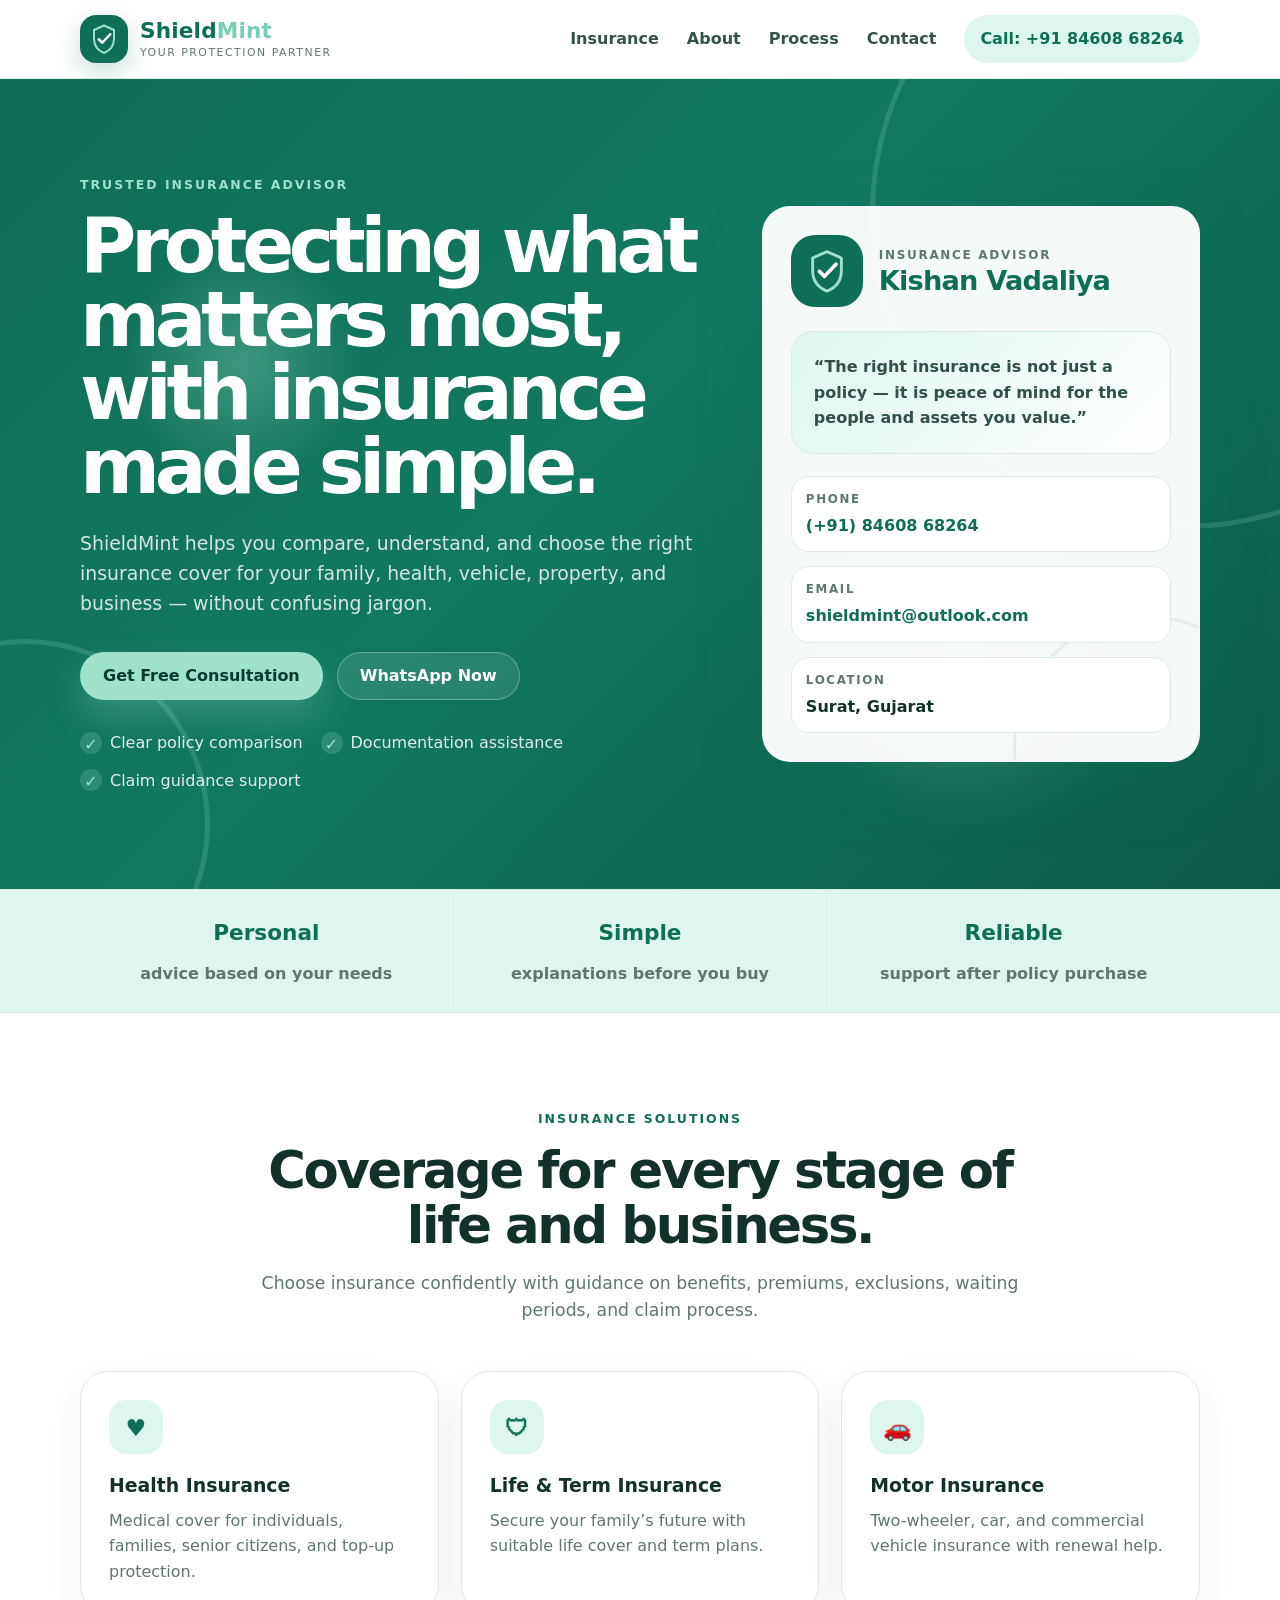
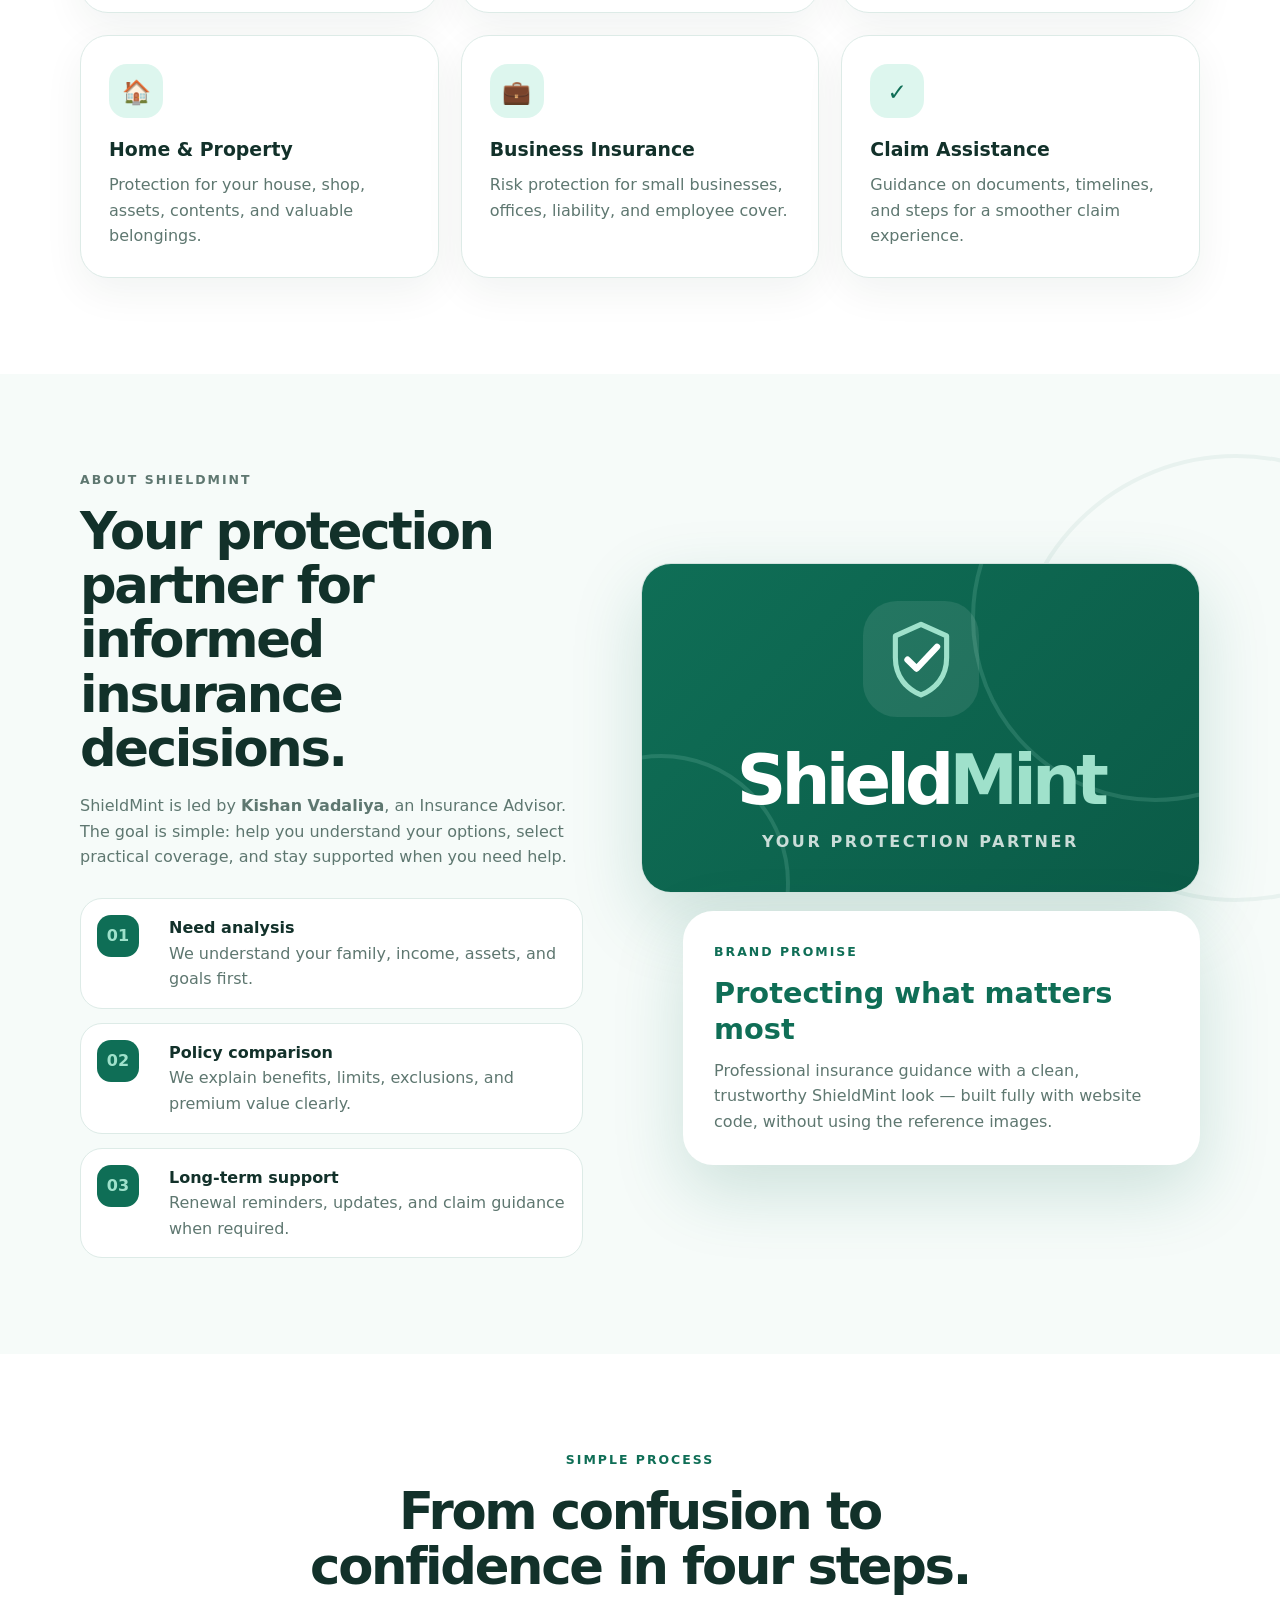
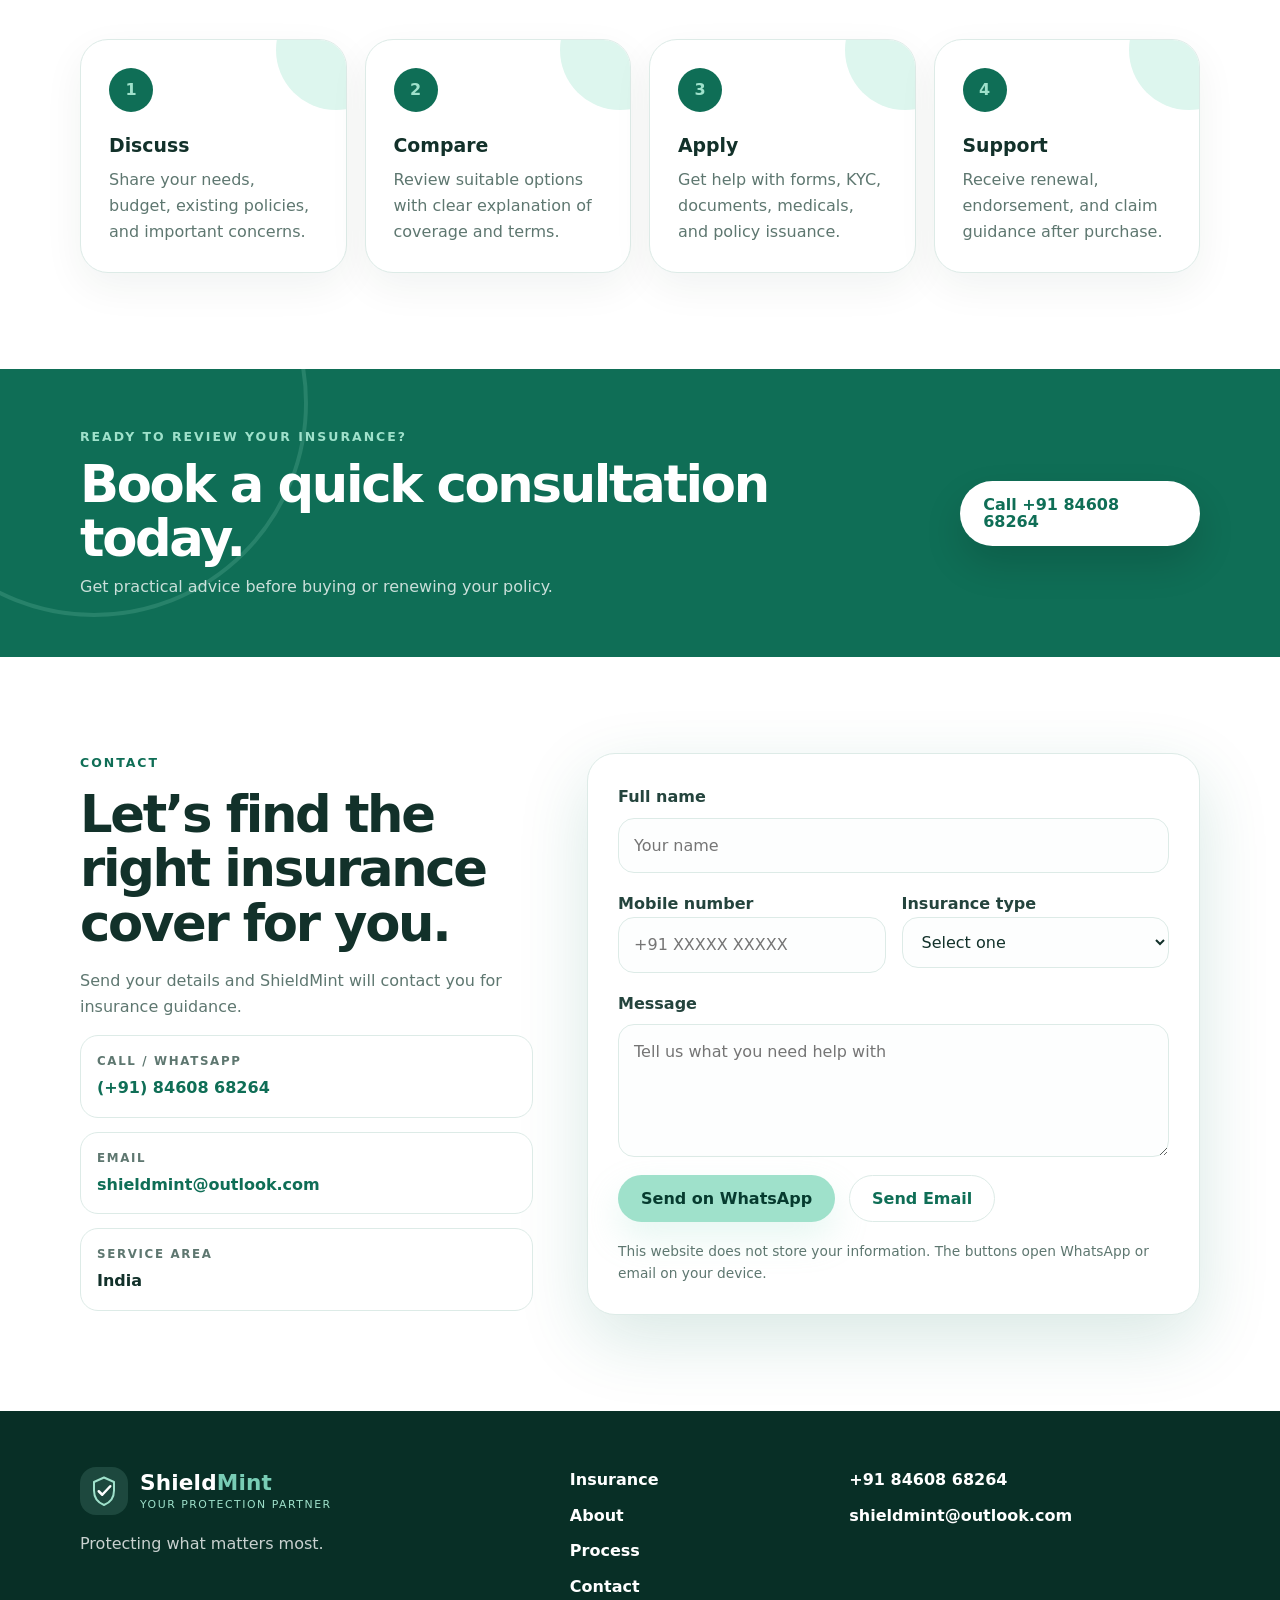
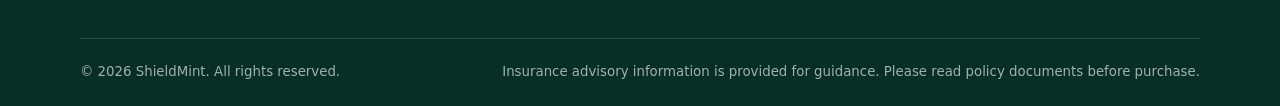
<file: index.html>
<!doctype html>
<html lang="en-IN">
<head>
  <meta charset="utf-8" />
  <meta name="viewport" content="width=device-width, initial-scale=1" />
  <title>ShieldMint | Insurance Advisor </title>
  <meta name="description" content="ShieldMint helps families and businesses choose the right insurance with clear advice, policy comparison, documentation support, and claim guidance." />
  <meta name="theme-color" content="#0F6E56" />
  <meta property="og:title" content="ShieldMint — Your Protection Partner" />
  <meta property="og:description" content="Simple, reliable insurance guidance by Kishan Vadaliya, Insurance Advisor." />
  <meta property="og:type" content="website" />
  <link rel="icon" href="assets/favicon.svg" type="image/svg+xml" />
  <link rel="stylesheet" href="styles.css" />
</head>
<body>
  <a class="skip-link" href="#main">Skip to content</a>

  <header class="site-header" id="top">
    <nav class="nav container" aria-label="Primary navigation">
      <a class="brand" href="#top" aria-label="ShieldMint home">
        <span class="brand-mark" aria-hidden="true">
          <svg viewBox="0 0 64 64" focusable="false">
            <path d="M32 5 52 14v17c0 15-8.8 24.6-20 29-11.2-4.4-20-14-20-29V14L32 5Z"/>
            <path d="m21.5 32.5 7 7 16-17"/>
          </svg>
        </span>
        <span class="brand-text"><strong>Shield<span>Mint</span></strong><small>Your Protection Partner</small></span>
      </a>

      <button class="nav-toggle" type="button" aria-expanded="false" aria-controls="nav-menu">
        <span class="sr-only">Open menu</span>
        <span></span><span></span><span></span>
      </button>

      <div class="nav-menu" id="nav-menu">
        <a href="#services">Insurance</a>
        <a href="#about">About</a>
        <a href="#process">Process</a>
        <a href="#contact">Contact</a>
        <a class="nav-phone" href="tel:+918460868264">Call: +91 84608 68264</a>
      </div>
    </nav>
  </header>

  <main id="main">
    <section class="hero section-pad" aria-labelledby="hero-title">
      <div class="orb orb-one" aria-hidden="true"></div>
      <div class="orb orb-two" aria-hidden="true"></div>
      <div class="container hero-grid">
        <div class="hero-content reveal">
          <p class="eyebrow">Trusted insurance Advisor</p>
          <h1 id="hero-title">Protecting what matters most, with insurance made simple.</h1>
          <p class="hero-lead">ShieldMint helps you compare, understand, and choose the right insurance cover for your family, health, vehicle, property, and business — without confusing jargon.</p>
          <div class="hero-actions">
            <a class="btn btn-primary" href="#contact">Get Free Consultation</a>
            <a class="btn btn-ghost" href="https://wa.me/918460868264?text=Hello%20ShieldMint%2C%20I%20want%20insurance%20guidance." target="_blank" rel="noopener">WhatsApp Now</a>
          </div>
          <ul class="hero-checks" aria-label="Highlights">
            <li>Clear policy comparison</li>
            <li>Documentation assistance</li>
            <li>Claim guidance support</li>
          </ul>
        </div>

        <aside class="hero-card reveal" aria-label="ShieldMint contact card">
          <div class="card-top">
            <div class="mini-logo" aria-hidden="true">
              <svg viewBox="0 0 64 64"><path d="M32 5 52 14v17c0 15-8.8 24.6-20 29-11.2-4.4-20-14-20-29V14L32 5Z"/><path d="m21.5 32.5 7 7 16-17"/></svg>
            </div>
            <div>
              <p class="card-label">Insurance Advisor</p>
              <h2>Kishan Vadaliya</h2>
            </div>
          </div>
          <div class="quote-box">
            <p>“The right insurance is not just a policy — it is peace of mind for the people and assets you value.”</p>
          </div>
          <dl class="contact-list compact">
            <div><dt>Phone</dt><dd><a href="tel:+918460868264">(+91) 84608 68264</a></dd></div>
            <div><dt>Email</dt><dd><a href="mailto:shieldmint@outlook.com">shieldmint@outlook.com</a></dd></div>
            <div><dt>Location</dt><dd>Surat, Gujarat</dd></div>
          </dl>
        </aside>
      </div>
    </section>

    <section class="trust-strip" aria-label="ShieldMint advantages">
      <div class="container trust-grid">
        <div><strong>Personal</strong><span>advice based on your needs</span></div>
        <div><strong>Simple</strong><span>explanations before you buy</span></div>
        <div><strong>Reliable</strong><span>support after policy purchase</span></div>
      </div>
    </section>

    <section class="section-pad" id="services" aria-labelledby="services-title">
      <div class="container">
        <div class="section-heading reveal">
          <p class="eyebrow">Insurance solutions</p>
          <h2 id="services-title">Coverage for every stage of life and business.</h2>
          <p>Choose insurance confidently with guidance on benefits, premiums, exclusions, waiting periods, and claim process.</p>
        </div>

        <div class="service-grid">
          <article class="service-card reveal">
            <span class="icon-wrap" aria-hidden="true">♥</span>
            <h3>Health Insurance</h3>
            <p>Medical cover for individuals, families, senior citizens, and top-up protection.</p>
          </article>
          <article class="service-card reveal">
            <span class="icon-wrap" aria-hidden="true">🛡</span>
            <h3>Life & Term Insurance</h3>
            <p>Secure your family’s future with suitable life cover and term plans.</p>
          </article>
          <article class="service-card reveal">
            <span class="icon-wrap" aria-hidden="true">🚗</span>
            <h3>Motor Insurance</h3>
            <p>Two-wheeler, car, and commercial vehicle insurance with renewal help.</p>
          </article>
          <article class="service-card reveal">
            <span class="icon-wrap" aria-hidden="true">🏠</span>
            <h3>Home & Property</h3>
            <p>Protection for your house, shop, assets, contents, and valuable belongings.</p>
          </article>
          <article class="service-card reveal">
            <span class="icon-wrap" aria-hidden="true">💼</span>
            <h3>Business Insurance</h3>
            <p>Risk protection for small businesses, offices, liability, and employee cover.</p>
          </article>
          <article class="service-card reveal">
            <span class="icon-wrap" aria-hidden="true">✓</span>
            <h3>Claim Assistance</h3>
            <p>Guidance on documents, timelines, and steps for a smoother claim experience.</p>
          </article>
        </div>
      </div>
    </section>

    <section class="about section-pad muted-bg" id="about" aria-labelledby="about-title">
      <div class="container about-grid">
        <div class="about-copy reveal">
          <p class="eyebrow">About ShieldMint</p>
          <h2 id="about-title">Your protection partner for informed insurance decisions.</h2>
          <p>ShieldMint is led by <strong>Kishan Vadaliya</strong>, an Insurance Advisor. The goal is simple: help you understand your options, select practical coverage, and stay supported when you need help.</p>
          <div class="feature-list">
            <div><span>01</span><p><strong>Need analysis</strong><br />We understand your family, income, assets, and goals first.</p></div>
            <div><span>02</span><p><strong>Policy comparison</strong><br />We explain benefits, limits, exclusions, and premium value clearly.</p></div>
            <div><span>03</span><p><strong>Long-term support</strong><br />Renewal reminders, updates, and claim guidance when required.</p></div>
          </div>
        </div>
        <div class="brand-preview reveal" aria-label="ShieldMint brand identity preview">
          <div class="identity-card">
            <div class="identity-logo" aria-hidden="true">
              <svg viewBox="0 0 64 64"><path d="M32 5 52 14v17c0 15-8.8 24.6-20 29-11.2-4.4-20-14-20-29V14L32 5Z"/><path d="m21.5 32.5 7 7 16-17"/></svg>
            </div>
            <h3>Shield<span>Mint</span></h3>
            <p>Your Protection Partner</p>
          </div>
          <div class="promise-card">
            <p class="eyebrow">Brand promise</p>
            <h3>Protecting what matters most</h3>
            <p>Professional insurance guidance with a clean, trustworthy ShieldMint look — built fully with website code, without using the reference images.</p>
          </div>
        </div>
      </div>
    </section>

    <section class="section-pad" id="process" aria-labelledby="process-title">
      <div class="container">
        <div class="section-heading reveal">
          <p class="eyebrow">Simple process</p>
          <h2 id="process-title">From confusion to confidence in four steps.</h2>
        </div>
        <div class="process-grid">
          <article class="process-card reveal"><span>1</span><h3>Discuss</h3><p>Share your needs, budget, existing policies, and important concerns.</p></article>
          <article class="process-card reveal"><span>2</span><h3>Compare</h3><p>Review suitable options with clear explanation of coverage and terms.</p></article>
          <article class="process-card reveal"><span>3</span><h3>Apply</h3><p>Get help with forms, KYC, documents, medicals, and policy issuance.</p></article>
          <article class="process-card reveal"><span>4</span><h3>Support</h3><p>Receive renewal, endorsement, and claim guidance after purchase.</p></article>
        </div>
      </div>
    </section>

    <section class="cta-band" aria-labelledby="cta-title">
      <div class="container cta-inner reveal">
        <div>
          <p class="eyebrow light">Ready to review your insurance?</p>
          <h2 id="cta-title">Book a quick consultation today.</h2>
          <p>Get practical advice before buying or renewing your policy.</p>
        </div>
        <a class="btn btn-light" href="tel:+918460868264">Call +91 84608 68264</a>
      </div>
    </section>

    <section class="contact section-pad" id="contact" aria-labelledby="contact-title">
      <div class="container contact-grid">
        <div class="contact-info reveal">
          <p class="eyebrow">Contact</p>
          <h2 id="contact-title">Let’s find the right insurance cover for you.</h2>
          <p>Send your details and ShieldMint will contact you for insurance guidance.</p>
          <dl class="contact-list">
            <div><dt>Call / WhatsApp</dt><dd><a href="tel:+918460868264">(+91) 84608 68264</a></dd></div>
            <div><dt>Email</dt><dd><a href="mailto:shieldmint@outlook.com">shieldmint@outlook.com</a></dd></div>
            <div><dt>Service Area</dt><dd>India</dd></div>
          </dl>
        </div>

        <form class="contact-form reveal" id="quoteForm">
          <div class="field-row">
            <label for="name">Full name</label>
            <input id="name" name="name" type="text" placeholder="Your name" autocomplete="name" required />
          </div>
          <div class="field-row two-col">
            <div>
              <label for="phone">Mobile number</label>
              <input id="phone" name="phone" type="tel" placeholder="+91 XXXXX XXXXX" autocomplete="tel" required />
            </div>
            <div>
              <label for="service">Insurance type</label>
              <select id="service" name="service" required>
                <option value="">Select one</option>
                <option>Health Insurance</option>
                <option>Life / Term Insurance</option>
                <option>Motor Insurance</option>
                <option>Home / Property Insurance</option>
                <option>Business Insurance</option>
                <option>Claim Assistance</option>
              </select>
            </div>
          </div>
          <div class="field-row">
            <label for="message">Message</label>
            <textarea id="message" name="message" rows="4" placeholder="Tell us what you need help with"></textarea>
          </div>
          <div class="form-actions">
            <button class="btn btn-primary" type="submit">Send on WhatsApp</button>
            <button class="btn btn-outline" type="button" id="emailButton">Send Email</button>
          </div>
          <p class="form-note">This website does not store your information. The buttons open WhatsApp or email on your device.</p>
        </form>
      </div>
    </section>
  </main>

  <footer class="site-footer">
    <div class="container footer-grid">
      <div>
        <a class="brand footer-brand" href="#top" aria-label="ShieldMint home">
          <span class="brand-mark" aria-hidden="true"><svg viewBox="0 0 64 64"><path d="M32 5 52 14v17c0 15-8.8 24.6-20 29-11.2-4.4-20-14-20-29V14L32 5Z"/><path d="m21.5 32.5 7 7 16-17"/></svg></span>
          <span class="brand-text"><strong>Shield<span>Mint</span></strong><small>Your Protection Partner</small></span>
        </a>
        <p>Protecting what matters most.</p>
      </div>
      <div class="footer-links">
        <a href="#services">Insurance</a>
        <a href="#about">About</a>
        <a href="#process">Process</a>
        <a href="#contact">Contact</a>
      </div>
      <div class="footer-contact">
        <a href="tel:+918460868264">+91 84608 68264</a>
        <a href="mailto:shieldmint@outlook.com">shieldmint@outlook.com</a>
        <span> </span>
      </div>
    </div>
    <div class="container footer-bottom">
      <small>© <span id="year"></span> ShieldMint. All rights reserved.</small>
      <small>Insurance advisory information is provided for guidance. Please read policy documents before purchase.</small>
    </div>
  </footer>

  <script src="script.js"></script>
</body>
</html>
</file>
<file: styles.css>
:root{
  --green:#0F6E56;
  --green-2:#0B5946;
  --mint:#9FE1CB;
  --mint-2:#DDF6EE;
  --white:#FFFFFF;
  --ink:#12312A;
  --muted:#5E7770;
  --line:#DDEBE7;
  --bg:#F6FBF9;
  --shadow:0 24px 70px rgba(15,110,86,.16);
  --radius:28px;
}
*{box-sizing:border-box}
html{scroll-behavior:smooth}
body{
  margin:0;
  font-family:Inter, ui-sans-serif, system-ui, -apple-system, BlinkMacSystemFont, "Segoe UI", Arial, sans-serif;
  color:var(--ink);
  background:var(--white);
  line-height:1.6;
}
a{color:inherit;text-decoration:none}
img{max-width:100%;display:block}
button,input,select,textarea{font:inherit}
.container{width:min(1120px, calc(100% - 40px));margin-inline:auto}
.section-pad{padding:96px 0}
.skip-link{position:absolute;left:-999px;top:12px;background:var(--white);color:var(--green);padding:10px 14px;border-radius:999px;z-index:999}
.skip-link:focus{left:12px}
.sr-only{position:absolute;width:1px;height:1px;overflow:hidden;clip:rect(0,0,0,0);white-space:nowrap}

.site-header{
  position:sticky;top:0;z-index:50;
  background:rgba(255,255,255,.88);
  border-bottom:1px solid rgba(221,235,231,.7);
  backdrop-filter:blur(18px);
}
.nav{height:78px;display:flex;align-items:center;justify-content:space-between;gap:24px}
.brand{display:inline-flex;align-items:center;gap:12px;min-width:max-content}
.brand-mark{width:48px;height:48px;border-radius:16px;background:var(--green);display:grid;place-items:center;box-shadow:0 10px 26px rgba(15,110,86,.22)}
.brand-mark svg{width:32px;height:32px;overflow:visible}
.brand-mark path:first-child{fill:none;stroke:var(--mint);stroke-width:4;stroke-linejoin:round}
.brand-mark path:last-child{fill:none;stroke:var(--white);stroke-width:5;stroke-linecap:round;stroke-linejoin:round}
.brand-text{display:flex;flex-direction:column;line-height:1.05;letter-spacing:.01em}
.brand-text strong{font-size:1.35rem;color:var(--green)}
.brand-text strong span{color:#78cdb5}
.brand-text small{text-transform:uppercase;color:var(--muted);font-size:.68rem;letter-spacing:.14em;margin-top:4px}
.nav-menu{display:flex;align-items:center;gap:28px;color:#35534c;font-weight:650}
.nav-menu a{position:relative}
.nav-menu a:not(.nav-phone)::after{content:"";position:absolute;left:0;right:0;bottom:-8px;height:2px;border-radius:99px;background:var(--green);transform:scaleX(0);transition:transform .2s ease}
.nav-menu a:hover::after{transform:scaleX(1)}
.nav-phone{background:var(--mint-2);color:var(--green);padding:11px 16px;border-radius:999px}
.nav-toggle{display:none;background:none;border:0;padding:8px;cursor:pointer}
.nav-toggle span:not(.sr-only){display:block;width:26px;height:2px;background:var(--green);margin:6px 0;border-radius:99px;transition:.2s ease}

.hero{position:relative;overflow:hidden;background:linear-gradient(135deg,var(--green) 0%, #11795f 46%, #0b5b47 100%);color:var(--white);min-height:720px;display:grid;align-items:center}
.hero::before,.hero::after{content:"";position:absolute;border:5px solid rgba(159,225,203,.18);border-radius:50%;pointer-events:none}
.hero::before{width:620px;height:620px;right:-220px;top:-180px}
.hero::after{width:360px;height:360px;left:-160px;bottom:-120px}
.orb{position:absolute;border-radius:50%;background:radial-gradient(circle,rgba(159,225,203,.32),rgba(159,225,203,0) 62%);filter:blur(2px);pointer-events:none}
.orb-one{width:420px;height:420px;right:8%;bottom:4%}
.orb-two{width:280px;height:280px;left:8%;top:18%}
.hero-grid{position:relative;z-index:1;display:grid;grid-template-columns:minmax(0,1.1fr) minmax(330px,.78fr);gap:64px;align-items:center}
.eyebrow{margin:0 0 14px;text-transform:uppercase;letter-spacing:.16em;font-size:.78rem;font-weight:800;color:var(--green)}
.hero .eyebrow,.light{color:var(--mint)}
h1,h2,h3,p{margin-top:0}
h1{font-size:clamp(2.8rem,6vw,5.9rem);line-height:.96;letter-spacing:-.07em;margin-bottom:24px;max-width:820px}
h2{font-size:clamp(2rem,4vw,3.4rem);line-height:1.06;letter-spacing:-.045em;margin-bottom:18px;color:var(--ink)}
h3{font-size:1.18rem;line-height:1.25;margin-bottom:10px;color:var(--ink)}
.hero-lead{font-size:1.18rem;color:rgba(255,255,255,.82);max-width:690px;margin-bottom:34px}
.hero-actions,.form-actions{display:flex;flex-wrap:wrap;gap:14px;align-items:center}
.btn{display:inline-flex;align-items:center;justify-content:center;gap:10px;border:1px solid transparent;border-radius:999px;padding:14px 22px;font-weight:800;line-height:1.1;cursor:pointer;transition:transform .2s ease, box-shadow .2s ease, background .2s ease, color .2s ease}
.btn:hover{transform:translateY(-2px)}
.btn-primary{background:var(--mint);color:#063b2f;box-shadow:0 16px 34px rgba(159,225,203,.25)}
.btn-primary:hover{background:#b9f0dd}
.btn-ghost{background:rgba(255,255,255,.1);border-color:rgba(255,255,255,.28);color:var(--white)}
.btn-ghost:hover{background:rgba(255,255,255,.16)}
.btn-light{background:var(--white);color:var(--green);box-shadow:0 18px 38px rgba(0,0,0,.14)}
.btn-outline{background:var(--white);color:var(--green);border-color:var(--line)}
.hero-checks{display:flex;flex-wrap:wrap;gap:12px 18px;list-style:none;padding:0;margin:30px 0 0;color:rgba(255,255,255,.88)}
.hero-checks li{display:flex;align-items:center;gap:8px}
.hero-checks li::before{content:"✓";width:22px;height:22px;display:grid;place-items:center;border-radius:50%;background:rgba(159,225,203,.2);color:var(--mint);font-weight:900}
.hero-card{background:rgba(255,255,255,.96);color:var(--ink);border:1px solid rgba(255,255,255,.55);border-radius:var(--radius);box-shadow:var(--shadow);padding:28px;position:relative;overflow:hidden}
.hero-card::after{content:"";position:absolute;inset:auto -80px -120px auto;width:260px;height:260px;border:3px solid rgba(15,110,86,.08);border-radius:50%}
.card-top{display:flex;gap:16px;align-items:center;margin-bottom:24px;position:relative;z-index:1}
.mini-logo{width:72px;height:72px;border-radius:24px;background:var(--green);display:grid;place-items:center;flex:0 0 auto}
.mini-logo svg{width:46px;height:46px}.mini-logo path:first-child{fill:none;stroke:var(--mint);stroke-width:4;stroke-linejoin:round}.mini-logo path:last-child{fill:none;stroke:var(--white);stroke-width:5;stroke-linecap:round;stroke-linejoin:round}
.card-label{margin:0 0 2px;color:var(--muted);font-weight:750;text-transform:uppercase;font-size:.75rem;letter-spacing:.14em}.card-top h2{font-size:1.7rem;margin:0;color:var(--green);letter-spacing:-.03em}
.quote-box{background:linear-gradient(135deg,var(--mint-2),#fff);border:1px solid var(--line);border-radius:22px;padding:22px;margin-bottom:22px;position:relative;z-index:1}.quote-box p{margin:0;color:#2f5149;font-weight:650}
.contact-list{display:grid;gap:14px;margin:0;position:relative;z-index:1}.contact-list div{padding:16px;border:1px solid var(--line);border-radius:18px;background:#fff}.contact-list.compact div{padding:13px 14px}.contact-list dt{font-size:.74rem;text-transform:uppercase;letter-spacing:.14em;color:var(--muted);font-weight:850}.contact-list dd{margin:4px 0 0;font-weight:750;color:var(--ink);overflow-wrap:anywhere}.contact-list a{color:var(--green)}

.trust-strip{background:var(--mint-2);border-block:1px solid var(--line)}
.trust-grid{display:grid;grid-template-columns:repeat(3,1fr);gap:1px;background:var(--line)}
.trust-grid div{background:var(--mint-2);padding:26px 30px;display:flex;gap:10px;align-items:baseline;justify-content:center;text-align:center;flex-wrap:wrap}.trust-grid strong{color:var(--green);font-size:1.35rem}.trust-grid span{color:var(--muted);font-weight:650}
.section-heading{max-width:760px;margin:0 auto 46px;text-align:center}.section-heading p:not(.eyebrow){font-size:1.08rem;color:var(--muted)}
.service-grid{display:grid;grid-template-columns:repeat(3,1fr);gap:22px}.service-card,.process-card{background:#fff;border:1px solid var(--line);border-radius:var(--radius);padding:28px;box-shadow:0 14px 40px rgba(18,49,42,.06);transition:transform .2s ease, box-shadow .2s ease, border-color .2s ease}.service-card:hover,.process-card:hover{transform:translateY(-5px);box-shadow:var(--shadow);border-color:rgba(15,110,86,.22)}.service-card p,.process-card p{color:var(--muted);margin-bottom:0}.icon-wrap{width:54px;height:54px;border-radius:18px;background:var(--mint-2);color:var(--green);display:grid;place-items:center;font-size:1.45rem;font-weight:900;margin-bottom:20px}
.muted-bg{background:var(--bg);position:relative;overflow:hidden}.muted-bg::before{content:"";position:absolute;width:440px;height:440px;right:-180px;top:80px;border:4px solid rgba(15,110,86,.06);border-radius:50%}.about-grid{display:grid;grid-template-columns:.9fr 1fr;gap:58px;align-items:center;position:relative}.about-copy p{color:var(--muted)}.feature-list{display:grid;gap:14px;margin-top:28px}.feature-list div{display:grid;grid-template-columns:56px 1fr;gap:16px;align-items:start;background:#fff;border:1px solid var(--line);border-radius:22px;padding:16px}.feature-list span{width:42px;height:42px;border-radius:14px;display:grid;place-items:center;background:var(--green);color:var(--mint);font-weight:900}.feature-list p{margin:0}.feature-list strong{color:var(--ink)}.brand-preview{display:grid;gap:18px}.identity-card,.promise-card{position:relative;overflow:hidden;border-radius:30px;box-shadow:0 26px 70px rgba(15,110,86,.18);border:1px solid rgba(255,255,255,.82)}.identity-card{min-height:330px;background:linear-gradient(135deg,var(--green),#0b5b47);color:#fff;display:grid;place-items:center;text-align:center;padding:36px}.identity-card::before,.identity-card::after{content:"";position:absolute;border:4px solid rgba(159,225,203,.16);border-radius:50%}.identity-card::before{width:360px;height:360px;right:-140px;top:-130px}.identity-card::after{width:250px;height:250px;left:-110px;bottom:-120px}.identity-logo{position:relative;z-index:1;width:116px;height:116px;border-radius:34px;background:rgba(255,255,255,.09);display:grid;place-items:center;margin:0 auto 26px}.identity-logo svg{width:82px;height:82px}.identity-logo path:first-child{fill:none;stroke:var(--mint);stroke-width:4;stroke-linejoin:round}.identity-logo path:last-child{fill:none;stroke:#fff;stroke-width:5;stroke-linecap:round;stroke-linejoin:round}.identity-card h3{position:relative;z-index:1;color:#fff;font-size:clamp(2.5rem,6vw,4.3rem);line-height:1;margin:0;letter-spacing:-.07em}.identity-card h3 span{color:var(--mint)}.identity-card p{position:relative;z-index:1;color:rgba(255,255,255,.78);margin:12px 0 0;text-transform:uppercase;letter-spacing:.16em;font-weight:700}.promise-card{background:#fff;padding:30px;margin-left:42px}.promise-card h3{font-size:1.8rem;color:var(--green);margin-bottom:10px}.promise-card p:not(.eyebrow){color:var(--muted);margin:0}
.process-grid{display:grid;grid-template-columns:repeat(4,1fr);gap:18px}.process-card span{width:44px;height:44px;border-radius:50%;display:grid;place-items:center;background:var(--green);color:var(--mint);font-weight:900;margin-bottom:22px}.process-card{position:relative;overflow:hidden}.process-card::after{content:"";position:absolute;width:120px;height:120px;right:-50px;top:-50px;border-radius:50%;background:var(--mint-2)}.process-card>*{position:relative;z-index:1}
.cta-band{background:var(--green);color:var(--white);padding:58px 0;position:relative;overflow:hidden}.cta-band::before{content:"";position:absolute;inset:-180px auto auto -120px;width:420px;height:420px;border:4px solid rgba(159,225,203,.17);border-radius:50%}.cta-inner{position:relative;display:flex;align-items:center;justify-content:space-between;gap:28px}.cta-inner h2{color:var(--white);margin-bottom:8px}.cta-inner p{color:rgba(255,255,255,.78);margin-bottom:0}.cta-inner .eyebrow{color:var(--mint);margin-bottom:10px}
.contact-grid{display:grid;grid-template-columns:.85fr 1.15fr;gap:54px;align-items:start}.contact-info>p:not(.eyebrow){color:var(--muted)}.contact-form{background:var(--white);border:1px solid var(--line);border-radius:var(--radius);padding:30px;box-shadow:var(--shadow)}.field-row{display:grid;gap:8px;margin-bottom:18px}.field-row.two-col{grid-template-columns:1fr 1fr;gap:16px}.field-row label{font-weight:800;color:#24443d}.field-row input,.field-row select,.field-row textarea{width:100%;border:1px solid var(--line);border-radius:16px;background:#FDFEFE;color:var(--ink);padding:14px 15px;outline:none;transition:border-color .2s ease, box-shadow .2s ease}.field-row input:focus,.field-row select:focus,.field-row textarea:focus{border-color:var(--green);box-shadow:0 0 0 4px rgba(159,225,203,.32)}.field-row textarea{resize:vertical}.form-note{font-size:.86rem;color:var(--muted);margin:18px 0 0}
.site-footer{background:#082f26;color:rgba(255,255,255,.78);padding:56px 0 24px}.footer-grid{display:grid;grid-template-columns:1.3fr .7fr 1fr;gap:34px}.footer-brand .brand-mark{box-shadow:none;background:rgba(159,225,203,.14)}.footer-brand .brand-text strong{color:#fff}.footer-brand .brand-text small{color:var(--mint)}.site-footer p{max-width:360px;margin:16px 0 0}.footer-links,.footer-contact{display:grid;gap:10px;align-content:start}.footer-links a,.footer-contact a{color:#fff;font-weight:750}.footer-bottom{display:flex;justify-content:space-between;gap:20px;border-top:1px solid rgba(255,255,255,.12);margin-top:38px;padding-top:22px;color:rgba(255,255,255,.62)}
.reveal{opacity:0;transform:translateY(18px);transition:opacity .65s ease, transform .65s ease}.reveal.visible{opacity:1;transform:none}
@media (prefers-reduced-motion:reduce){html{scroll-behavior:auto}.reveal{opacity:1;transform:none;transition:none}.btn,.service-card,.process-card{transition:none}.btn:hover,.service-card:hover,.process-card:hover{transform:none}}
@media (max-width:980px){.section-pad{padding:74px 0}.hero{min-height:auto}.hero-grid,.about-grid,.contact-grid{grid-template-columns:1fr;gap:42px}.hero-card{max-width:620px}.service-grid{grid-template-columns:repeat(2,1fr)}.process-grid{grid-template-columns:repeat(2,1fr)}.promise-card{margin-left:0}.cta-inner{align-items:flex-start;flex-direction:column}.footer-grid{grid-template-columns:1fr 1fr}.footer-grid>div:first-child{grid-column:1/-1}.footer-bottom{flex-direction:column}}
@media (max-width:760px){.container{width:min(100% - 28px,1120px)}.nav{height:70px}.brand-mark{width:42px;height:42px;border-radius:14px}.brand-text strong{font-size:1.12rem}.brand-text small{font-size:.57rem}.nav-toggle{display:block}.nav-menu{position:absolute;left:14px;right:14px;top:78px;display:grid;gap:0;background:#fff;border:1px solid var(--line);border-radius:22px;box-shadow:var(--shadow);padding:10px;transform:translateY(-12px);opacity:0;visibility:hidden;transition:.2s ease}.nav-menu.open{transform:none;opacity:1;visibility:visible}.nav-menu a{padding:12px 14px;border-radius:14px}.nav-menu a:hover{background:var(--mint-2)}.nav-menu a::after{display:none}.nav-phone{text-align:center}.nav-toggle[aria-expanded="true"] span:nth-child(2){transform:translateY(8px) rotate(45deg)}.nav-toggle[aria-expanded="true"] span:nth-child(3){opacity:0}.nav-toggle[aria-expanded="true"] span:nth-child(4){transform:translateY(-8px) rotate(-45deg)}h1{font-size:clamp(2.45rem,14vw,4rem)}h2{font-size:2rem}.hero-lead{font-size:1.03rem}.hero-actions .btn,.form-actions .btn{width:100%}.trust-grid{grid-template-columns:1fr}.service-grid,.process-grid{grid-template-columns:1fr}.field-row.two-col{grid-template-columns:1fr}.contact-form{padding:22px}.footer-grid{grid-template-columns:1fr}.hero-card{padding:22px}.card-top{align-items:flex-start}.mini-logo{width:60px;height:60px;border-radius:20px}}
@media (max-width:420px){.hero-checks{display:grid}.section-pad{padding:62px 0}.trust-grid div{padding:20px}.service-card,.process-card{padding:22px}}
</file>
